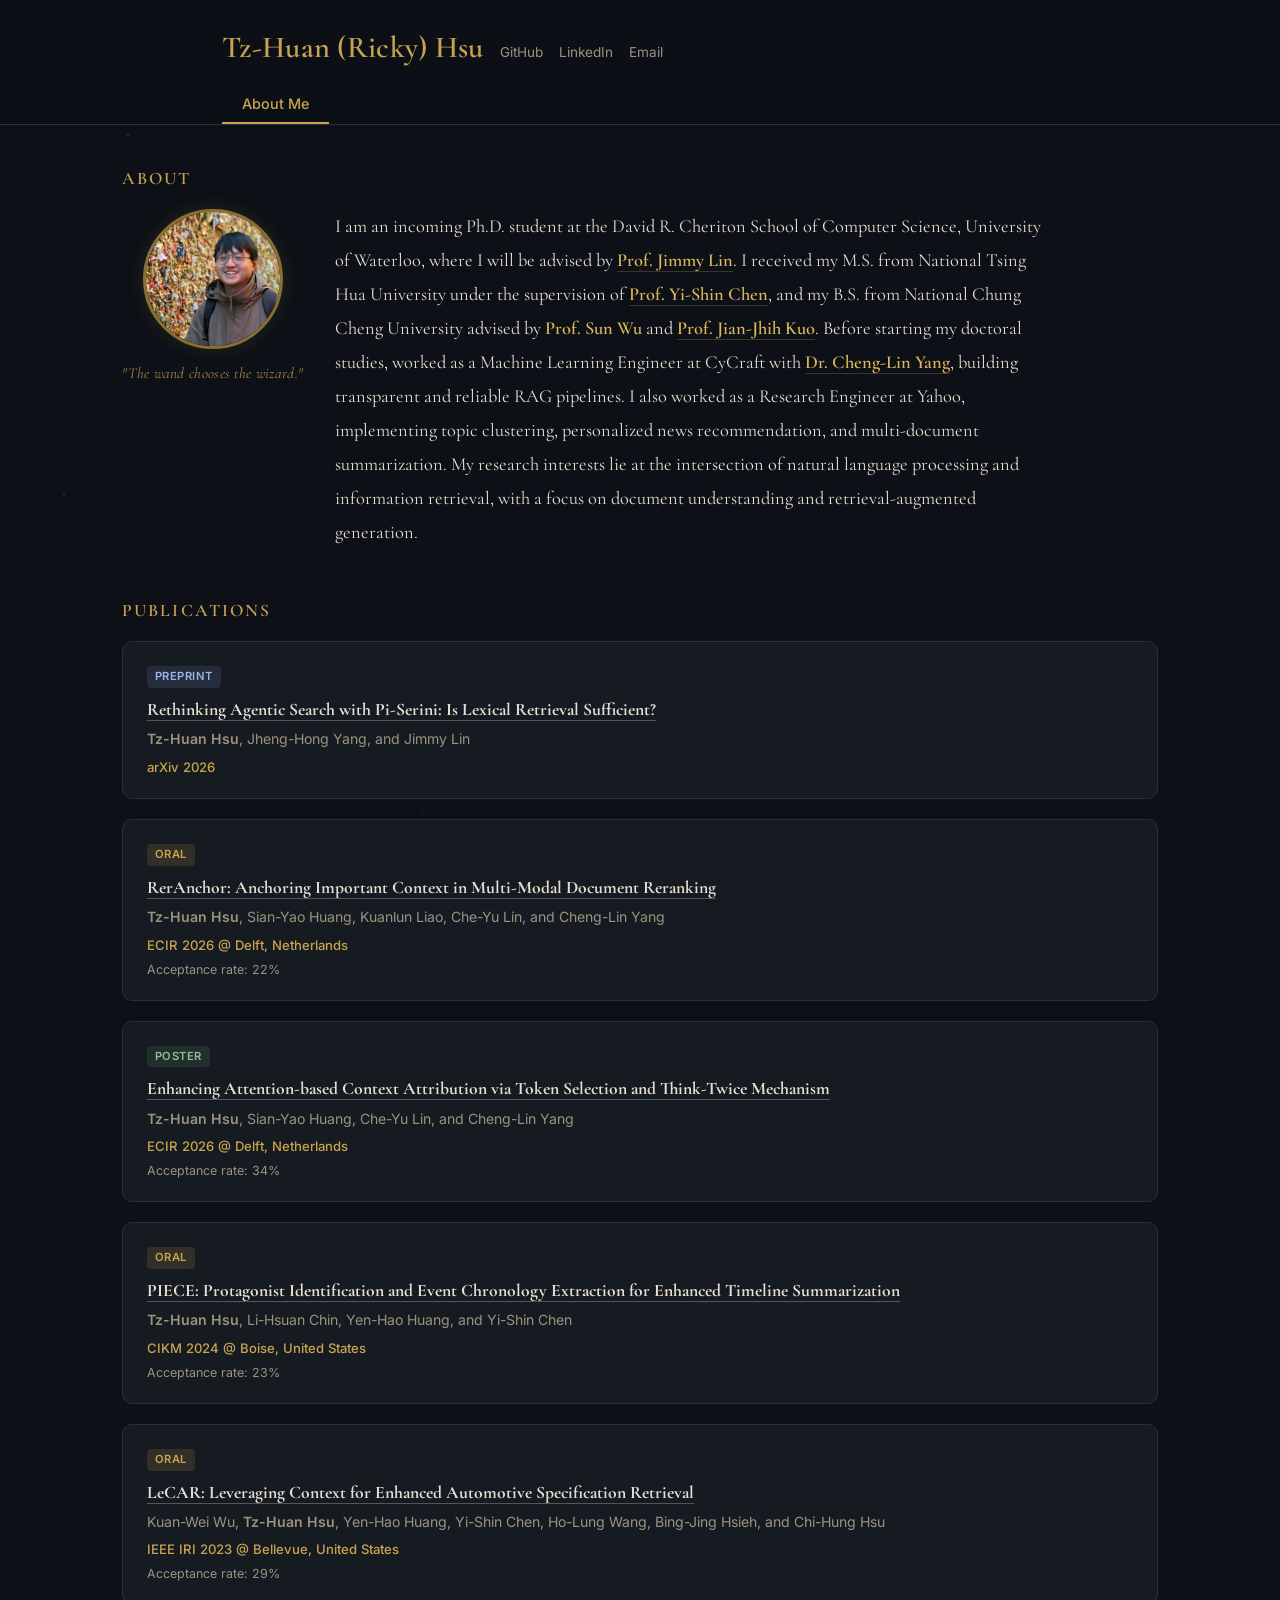
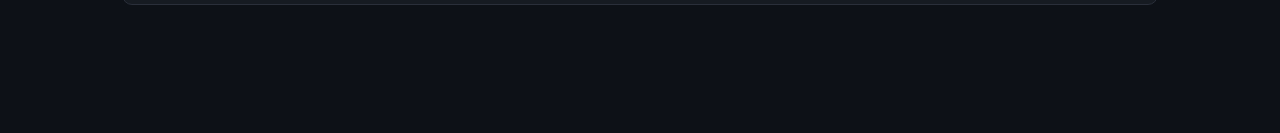
<file: index.html>
<!DOCTYPE html>
<html lang="en">
<head>
    <meta charset="UTF-8">
    <meta name="viewport" content="width=device-width, initial-scale=1.0">
    <title>Tz-Huan (Ricky) Hsu</title>
    <style>
        @import url('https://fonts.googleapis.com/css2?family=Cormorant+Garamond:ital,wght@0,400;0,500;0,600;0,700;1,400&family=Inter:wght@300;400;500;600;700&display=swap');

        :root {
            --bg: #0d1117;
            --bg-deep: #080c12;
            --surface: #161b22;
            --surface-raised: #1c2330;
            --text: #e6dfd0;
            --text-secondary: #9b927f;
            --accent: #c8a44e;
            --accent-glow: #dbb85a;
            --accent-dim: #8a7030;
            --border: #2a2f3a;
            --border-glow: rgba(200,164,78,0.15);
        }

        * { margin: 0; padding: 0; box-sizing: border-box; }

        body {
            font-family: 'Inter', -apple-system, BlinkMacSystemFont, sans-serif;
            background: var(--bg);
            color: var(--text);
            line-height: 1.6;
            min-height: 100vh;
            position: relative;
        }

        /* Subtle star field */
        body::before {
            content: '';
            position: fixed;
            top: 0; left: 0; right: 0; bottom: 0;
            background:
                radial-gradient(1px 1px at 10% 15%, rgba(255,255,255,0.4), transparent),
                radial-gradient(1px 1px at 25% 45%, rgba(255,255,255,0.25), transparent),
                radial-gradient(1px 1px at 40% 10%, rgba(255,255,255,0.3), transparent),
                radial-gradient(1px 1px at 55% 70%, rgba(255,255,255,0.2), transparent),
                radial-gradient(1px 1px at 70% 25%, rgba(255,255,255,0.35), transparent),
                radial-gradient(1px 1px at 85% 55%, rgba(255,255,255,0.2), transparent),
                radial-gradient(1px 1px at 15% 80%, rgba(255,255,255,0.3), transparent),
                radial-gradient(1px 1px at 90% 85%, rgba(255,255,255,0.25), transparent),
                radial-gradient(1.5px 1.5px at 50% 30%, rgba(200,164,78,0.3), transparent),
                radial-gradient(1.5px 1.5px at 75% 60%, rgba(200,164,78,0.2), transparent),
                radial-gradient(1px 1px at 33% 90%, rgba(255,255,255,0.2), transparent),
                radial-gradient(1px 1px at 60% 50%, rgba(255,255,255,0.15), transparent),
                radial-gradient(1px 1px at 5% 55%, rgba(255,255,255,0.3), transparent),
                radial-gradient(1px 1px at 95% 15%, rgba(255,255,255,0.2), transparent);
            pointer-events: none;
            z-index: 0;
        }

        body > * { position: relative; z-index: 1; }

        /* Header */
        header {
            background: rgba(13,17,23,0.92);
            backdrop-filter: blur(12px);
            border-bottom: 1px solid var(--border);
            position: sticky;
            top: 0;
            z-index: 100;
        }

        .header-inner {
            max-width: 900px;
            margin: 0 auto;
            padding: 24px 32px 0;
        }

        .identity {
            display: flex;
            align-items: baseline;
            gap: 16px;
            margin-bottom: 8px;
        }

        .identity h1 {
            font-family: 'Cormorant Garamond', Georgia, serif;
            font-size: 1.9rem;
            font-weight: 600;
            letter-spacing: 0.01em;
            color: var(--accent);
        }

        .identity .links {
            display: flex;
            gap: 16px;
            font-size: 0.85rem;
        }

        .identity .links a {
            color: var(--text-secondary);
            text-decoration: none;
            transition: color 0.3s;
        }

        .identity .links a:hover { color: var(--accent); }

        /* Tabs */
        nav {
            display: flex;
            gap: 0;
            margin-top: 12px;
        }

        nav button {
            font-family: 'Inter', sans-serif;
            font-size: 0.9rem;
            font-weight: 500;
            padding: 10px 20px;
            background: none;
            border: none;
            color: var(--text-secondary);
            cursor: pointer;
            border-bottom: 2px solid transparent;
            transition: all 0.3s;
        }

        nav button:hover { color: var(--text); }

        nav button.active {
            color: var(--accent);
            border-bottom-color: var(--accent);
        }

        /* Main content */
        main {
            max-width: 1100px;
            margin: 0 auto;
            padding: 40px 32px 80px;
        }

        .tab-content { display: none; }
        .tab-content.active {
            display: block;
            animation: fadeIn 0.4s ease;
        }

        @keyframes fadeIn {
            from { opacity: 0; transform: translateY(8px); }
            to { opacity: 1; transform: translateY(0); }
        }

        /* About section */
        .section {
            margin-bottom: 48px;
        }

        .section-label {
            font-family: 'Cormorant Garamond', Georgia, serif;
            font-size: 1.1rem;
            font-weight: 600;
            text-transform: uppercase;
            letter-spacing: 0.12em;
            color: var(--accent);
            margin-bottom: 16px;
        }

        /* Profile + bio layout */
        .about-intro {
            display: flex;
            gap: 32px;
            align-items: flex-start;
        }

        .profile-column {
            display: flex;
            flex-direction: column;
            align-items: center;
            gap: 14px;
            flex-shrink: 0;
        }

        .profile-photo {
            width: 140px;
            height: 140px;
            border-radius: 50%;
            object-fit: cover;
            border: 3px solid var(--accent-dim);
            box-shadow: 0 0 20px rgba(200,164,78,0.12);
        }

        .profile-slogan {
            font-family: 'Cormorant Garamond', Georgia, serif;
            font-size: 0.95rem;
            font-style: italic;
            color: var(--accent);
            text-align: center;
            line-height: 1.4;
            letter-spacing: 0.02em;
            opacity: 0.8;
            white-space: nowrap;
        }

        .bio {
            font-family: 'Cormorant Garamond', Georgia, serif;
            font-size: 1.15rem;
            line-height: 1.85;
            color: var(--text);
            max-width: 720px;
        }

        .bio strong {
            color: var(--accent-glow);
            font-weight: 600;
        }

        .bio a {
            color: inherit;
            text-decoration: none;
            border-bottom: 1px solid rgba(200,164,78,0.25);
            transition: border-color 0.3s, color 0.3s;
        }

        .bio a:hover {
            color: var(--accent);
            border-bottom-color: var(--accent);
        }

        /* Research interests */
        .interest-list {
            list-style: none;
            display: flex;
            flex-direction: column;
            gap: 18px;
            max-width: 720px;
        }

        .interest-item {
            display: flex;
            gap: 16px;
            align-items: flex-start;
        }

        .interest-item::before {
            content: '';
            flex-shrink: 0;
            width: 7px;
            height: 7px;
            margin-top: 11px;
            border-radius: 50%;
            background: var(--accent);
            box-shadow: 0 0 8px rgba(200,164,78,0.45);
        }

        .interest-item h3 {
            font-family: 'Cormorant Garamond', Georgia, serif;
            font-size: 1.2rem;
            font-weight: 600;
            color: var(--accent);
            margin-bottom: 2px;
            letter-spacing: 0.01em;
        }

        .interest-item p {
            color: var(--text);
            font-size: 0.95rem;
            line-height: 1.6;
        }

        /* Publications */
        .pub-list {
            list-style: none;
            display: flex;
            flex-direction: column;
            gap: 20px;
        }

        .pub-item {
            padding: 20px 24px;
            background: var(--surface);
            border: 1px solid var(--border);
            border-radius: 10px;
            transition: all 0.3s;
        }

        .pub-item:hover {
            border-color: var(--border-glow);
            box-shadow: 0 2px 16px rgba(200,164,78,0.06);
        }

        .pub-badge {
            display: inline-block;
            font-size: 0.7rem;
            font-weight: 600;
            text-transform: uppercase;
            letter-spacing: 0.04em;
            padding: 2px 8px;
            border-radius: 4px;
            margin-bottom: 8px;
        }

        .pub-badge.long {
            background: rgba(200,164,78,0.15);
            color: var(--accent);
        }

        .pub-badge.short {
            background: rgba(110,160,120,0.15);
            color: #8dbf8f;
        }

        .pub-badge.preprint {
            background: rgba(120,150,210,0.15);
            color: #9ab4e8;
        }

        .pub-title {
            font-family: 'Cormorant Garamond', Georgia, serif;
            font-weight: 700;
            font-size: 1.1rem;
            margin-bottom: 4px;
            color: var(--text);
        }

        .pub-title a {
            color: var(--text);
            text-decoration: none;
            border-bottom: 1px solid rgba(230,223,208,0.3);
            transition: border-color 0.3s;
        }

        .pub-title a:hover {
            border-bottom-color: var(--accent);
        }

        .pub-authors {
            font-size: 0.88rem;
            color: var(--text-secondary);
            margin-bottom: 6px;
        }

        .pub-authors .me {
            font-weight: 600;
            color: var(--text-secondary);
        }

        .pub-venue {
            font-size: 0.82rem;
            color: var(--accent);
            font-weight: 500;
        }

        .pub-acceptance {
            font-size: 0.78rem;
            color: var(--text-secondary);
            margin-top: 4px;
        }

        /* Placeholder pages */
        .placeholder {
            display: flex;
            flex-direction: column;
            align-items: center;
            justify-content: center;
            padding: 100px 20px;
            text-align: center;
        }

        .placeholder-icon {
            font-size: 3rem;
            margin-bottom: 16px;
            opacity: 0.3;
        }

        .placeholder h2 {
            font-family: 'Cormorant Garamond', Georgia, serif;
            font-size: 1.5rem;
            font-weight: 600;
            margin-bottom: 8px;
            color: var(--text);
        }

        .placeholder p {
            color: var(--text-secondary);
            font-size: 0.95rem;
        }

        /* Responsive */
        @media (max-width: 640px) {
            .header-inner { padding: 16px 16px 0; }
            main { padding: 24px 16px 60px; }
            .identity { flex-direction: column; gap: 8px; }
            .identity h1 { font-size: 1.5rem; }
            nav button { padding: 8px 14px; font-size: 0.82rem; }
            .about-intro { flex-direction: column; align-items: center; text-align: center; }
            .profile-photo { width: 120px; height: 120px; }
        }
    </style>
</head>
<body>

<header>
    <div class="header-inner">
        <div class="identity">
            <h1>Tz-Huan (Ricky) Hsu</h1>
            <div class="links">
                <a href="https://github.com/ricky42613" target="_blank">GitHub</a>
                <a href="https://www.linkedin.com/in/tz-huan-hsu-ab3356186/" target="_blank">LinkedIn</a>
                <a href="mailto:ricky42613@gmail.com">Email</a>
            </div>
        </div>
        <nav>
            <button class="active" data-tab="about">About Me</button>
            <!-- <button data-tab="seen">Things I've Seen</button>
            <button data-tab="share">Things to Share</button> -->
        </nav>
    </div>
</header>

<main>
    <!-- About Me -->
    <div id="about" class="tab-content active">
        <div class="section">
            <div class="section-label">About</div>
            <div class="about-intro">
                <div class="profile-column">
                    <img src="profile.jpg" alt="Ricky Hsu" class="profile-photo">
                    <p class="profile-slogan">"The wand chooses the wizard."</p>
                </div>
                <p class="bio">
                    I am an incoming Ph.D. student at the
                    David R. Cheriton School of Computer Science, University of Waterloo,
                    where I will be advised by <strong><a href="https://cs.uwaterloo.ca/~jimmylin/" target="_blank">Prof. Jimmy Lin</a></strong>.
                    I received my M.S. from National Tsing Hua University under the supervision of <strong><a href="https://www.cs.nthu.edu.tw/~yishin/" target="_blank">Prof. Yi-Shin Chen</a></strong>,
                    and my B.S. from National Chung Cheng University advised by <strong>Prof. Sun Wu</strong> and <strong><a href="https://sites.google.com/view/lajacky/personnel-training" target="_blank">Prof. Jian-Jhih Kuo</a></strong>.
                    Before starting my doctoral studies, worked as a Machine Learning Engineer at CyCraft with <strong><a href="https://scholar.google.com/citations?user=4r6bWgIAAAAJ" target="_blank">Dr. Cheng-Lin Yang</a></strong>, building transparent and reliable RAG pipelines.
                    I also worked as a Research Engineer at Yahoo, implementing topic clustering, personalized news recommendation, and multi-document summarization.
                    My research interests lie at the intersection of
                    natural language processing and information retrieval, with a focus on
                    document understanding and retrieval-augmented generation.
                </p>
            </div>
        </div>

        <div class="section">
            <div class="section-label">Publications</div>
            <ul class="pub-list">
                <li class="pub-item">
                    <span class="pub-badge preprint">Preprint</span>
                    <div class="pub-title"><a href="https://arxiv.org/abs/2605.10848" target="_blank">Rethinking Agentic Search with Pi-Serini: Is Lexical Retrieval Sufficient?</a></div>
                    <div class="pub-authors"><span class="me">Tz-Huan Hsu</span>, Jheng-Hong Yang, and Jimmy Lin</div>
                    <div class="pub-venue">arXiv 2026</div>
                </li>
                <li class="pub-item">
                    <span class="pub-badge long">Oral</span>
                    <div class="pub-title"><a href="https://dl.acm.org/doi/10.1007/978-3-032-21289-4_10" target="_blank">RerAnchor: Anchoring Important Context in Multi-Modal Document Reranking</a></div>
                    <div class="pub-authors"><span class="me">Tz-Huan Hsu</span>, Sian-Yao Huang, Kuanlun Liao, Che-Yu Lin, and Cheng-Lin Yang</div>
                    <div class="pub-venue">ECIR 2026 @ Delft, Netherlands</div>
                    <div class="pub-acceptance">Acceptance rate: 22%</div>
                </li>
                <li class="pub-item">
                    <span class="pub-badge short">Poster</span>
                    <div class="pub-title"><a href="https://dl.acm.org/doi/10.1007/978-3-032-21300-6_40" target="_blank">Enhancing Attention-based Context Attribution via Token Selection and Think-Twice Mechanism</a></div>
                    <div class="pub-authors"><span class="me">Tz-Huan Hsu</span>, Sian-Yao Huang, Che-Yu Lin, and Cheng-Lin Yang</div>
                    <div class="pub-venue">ECIR 2026 @ Delft, Netherlands</div>
                    <div class="pub-acceptance">Acceptance rate: 34%</div>
                </li>
                <li class="pub-item">
                    <span class="pub-badge long">Oral</span>
                    <div class="pub-title"><a href="https://dl.acm.org/doi/10.1145/3627673.3679723" target="_blank">PIECE: Protagonist Identification and Event Chronology Extraction for Enhanced Timeline Summarization</a></div>
                    <div class="pub-authors"><span class="me">Tz-Huan Hsu</span>, Li-Hsuan Chin, Yen-Hao Huang, and Yi-Shin Chen</div>
                    <div class="pub-venue">CIKM 2024 @ Boise, United States</div>
                    <div class="pub-acceptance">Acceptance rate: 23%</div>
                </li>
                <li class="pub-item">
                    <span class="pub-badge long">Oral</span>
                    <div class="pub-title"><a href="https://ieeexplore.ieee.org/document/10229400" target="_blank">LeCAR: Leveraging Context for Enhanced Automotive Specification Retrieval</a></div>
                    <div class="pub-authors">Kuan-Wei Wu, <span class="me">Tz-Huan Hsu</span>, Yen-Hao Huang, Yi-Shin Chen, Ho-Lung Wang, Bing-Jing Hsieh, and Chi-Hung Hsu</div>
                    <div class="pub-venue">IEEE IRI 2023 @ Bellevue, United States</div>
                    <div class="pub-acceptance">Acceptance rate: 29%</div>
                </li>
            </ul>
        </div>
    </div>

    <!-- Things I've Seen -->
    <!-- <div id="seen" class="tab-content">
        <div class="placeholder">
            <div class="placeholder-icon">&#x1F30F;</div>
            <h2>Things I've Seen</h2>
            <p>Stories and snapshots from the journey — coming soon.</p>
        </div>
    </div> -->

    <!-- Things to Share -->
    <!-- <div id="share" class="tab-content">
        <div class="placeholder">
            <div class="placeholder-icon">&#x1F4A1;</div>
            <h2>Things to Share</h2>
            <p>Notes, thoughts, and resources — coming soon.</p>
        </div>
    </div> -->
</main>

<script>
// ─── Tab Switching ──────────────────────────────────────────────
document.querySelectorAll('nav button').forEach(btn => {
    btn.addEventListener('click', () => {
        document.querySelectorAll('nav button').forEach(b => b.classList.remove('active'));
        document.querySelectorAll('.tab-content').forEach(t => t.classList.remove('active'));
        btn.classList.add('active');
        document.getElementById(btn.dataset.tab).classList.add('active');
    });
});
</script>

</body>
</html>
</file>
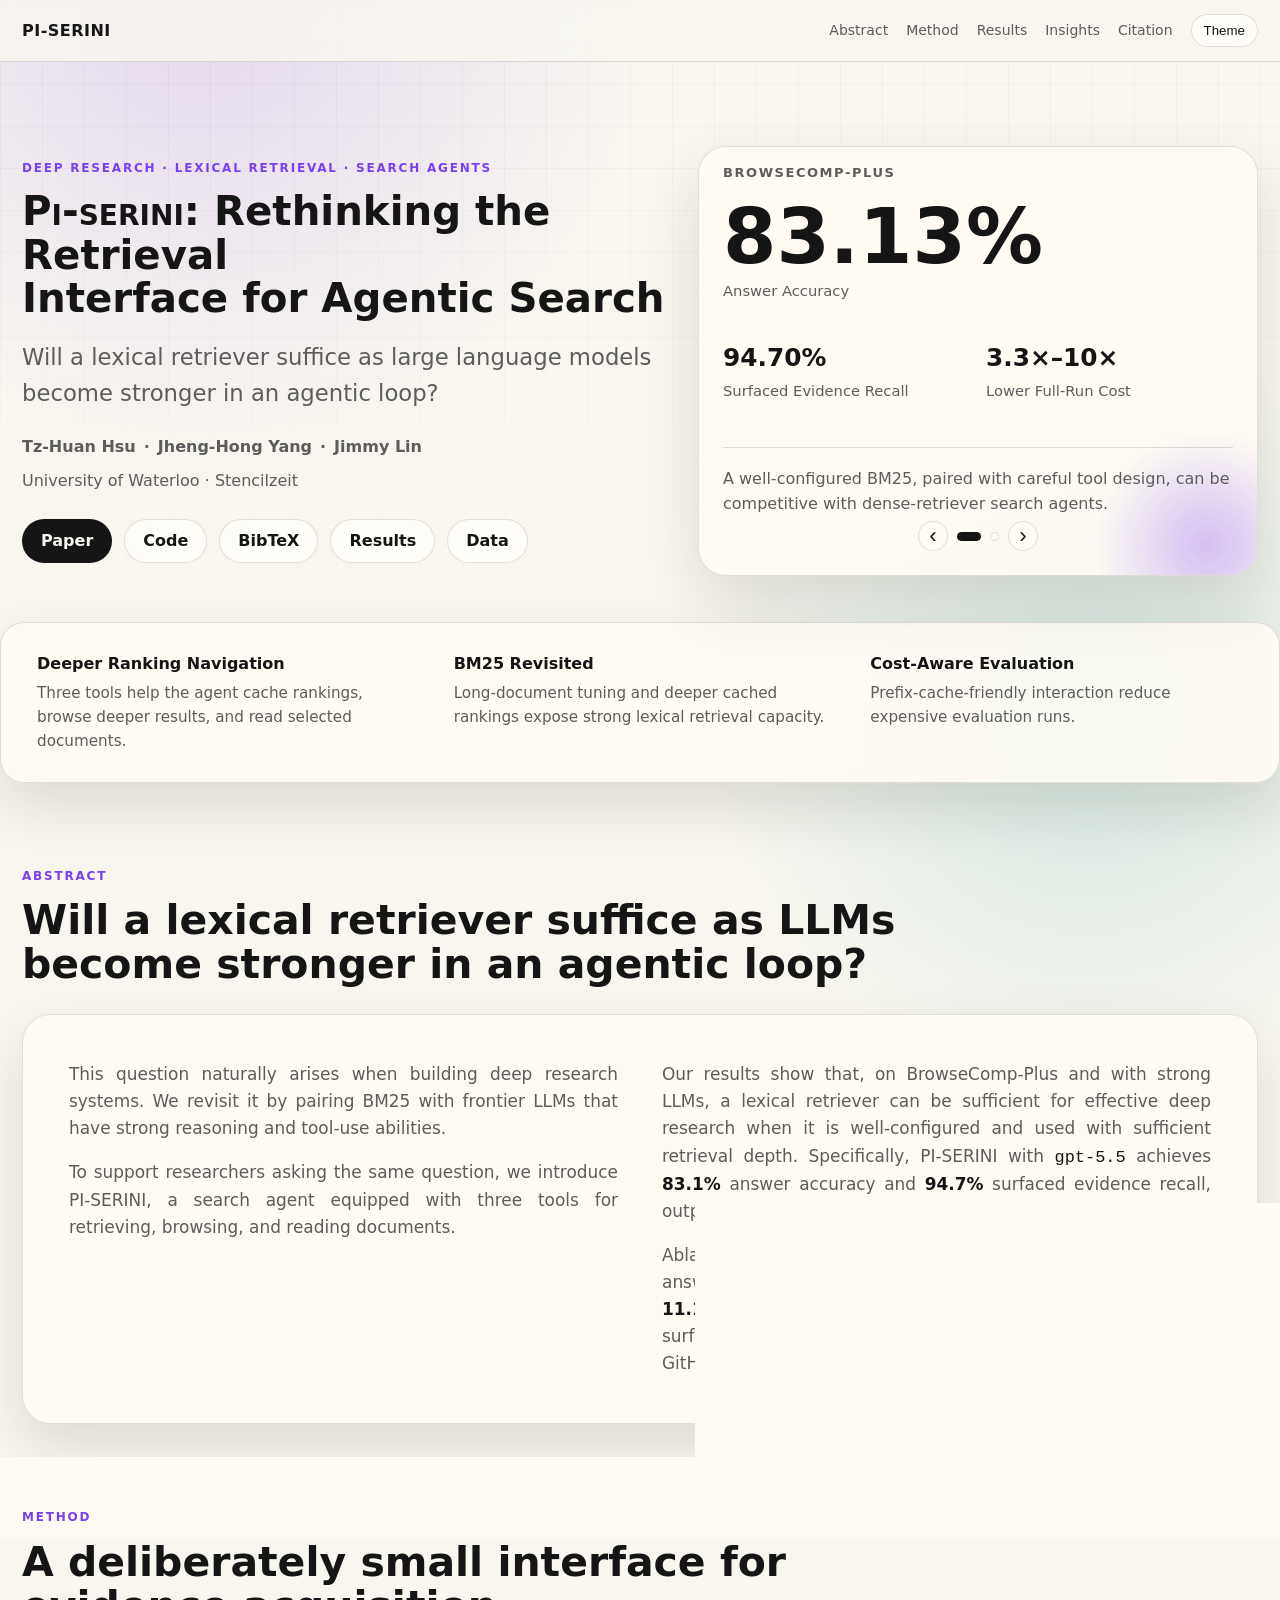
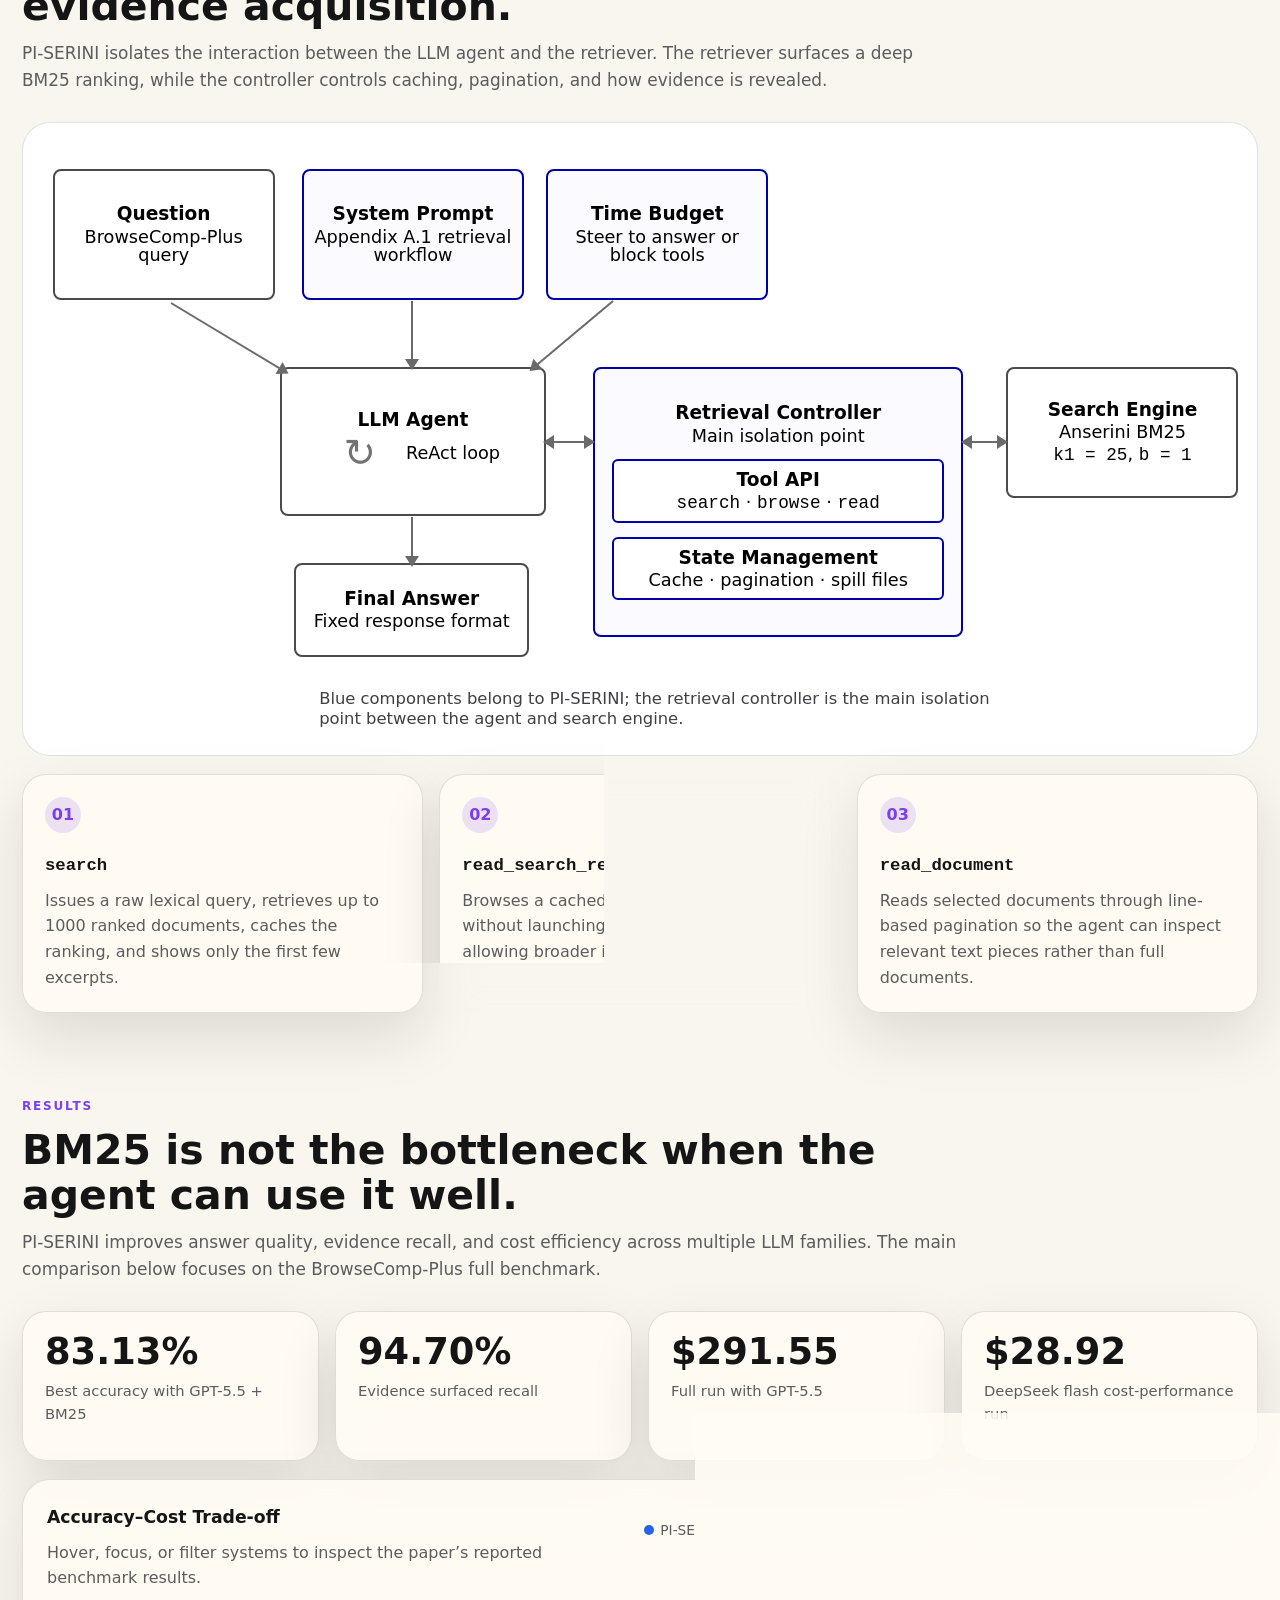
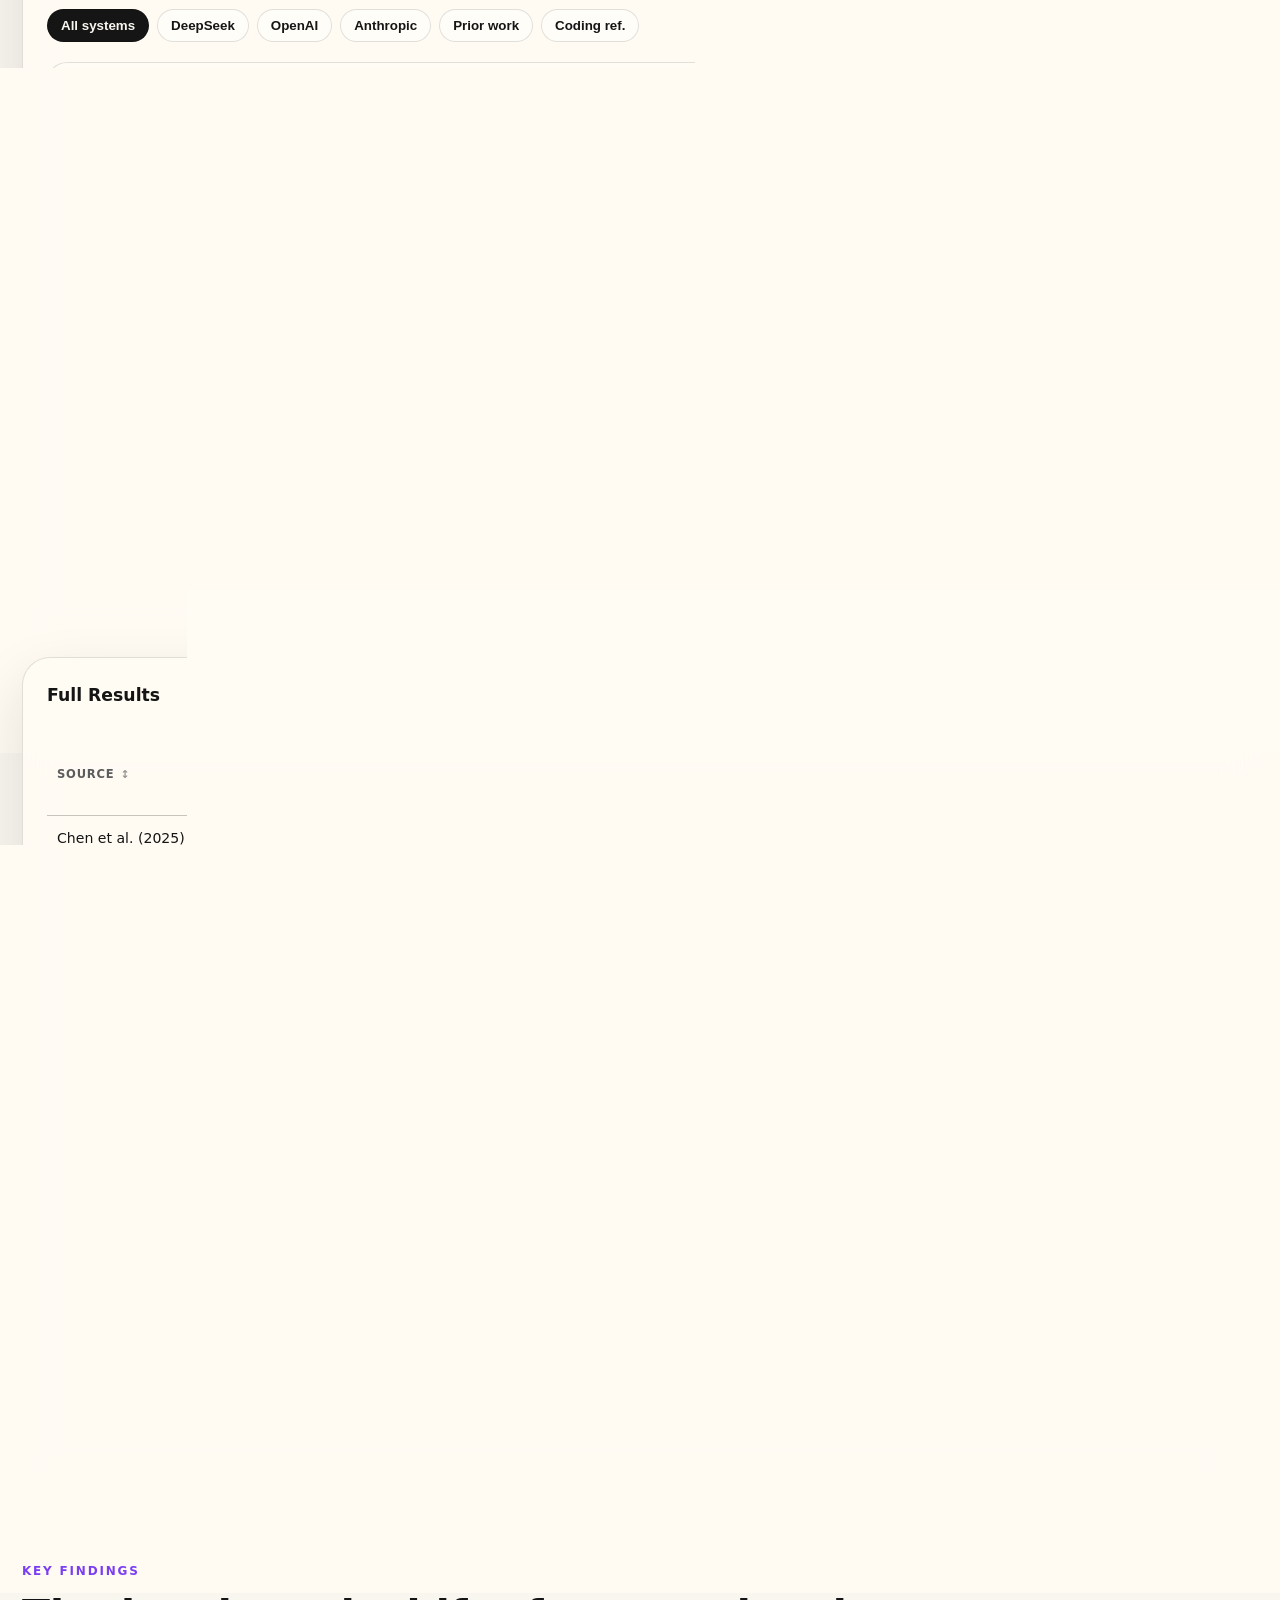
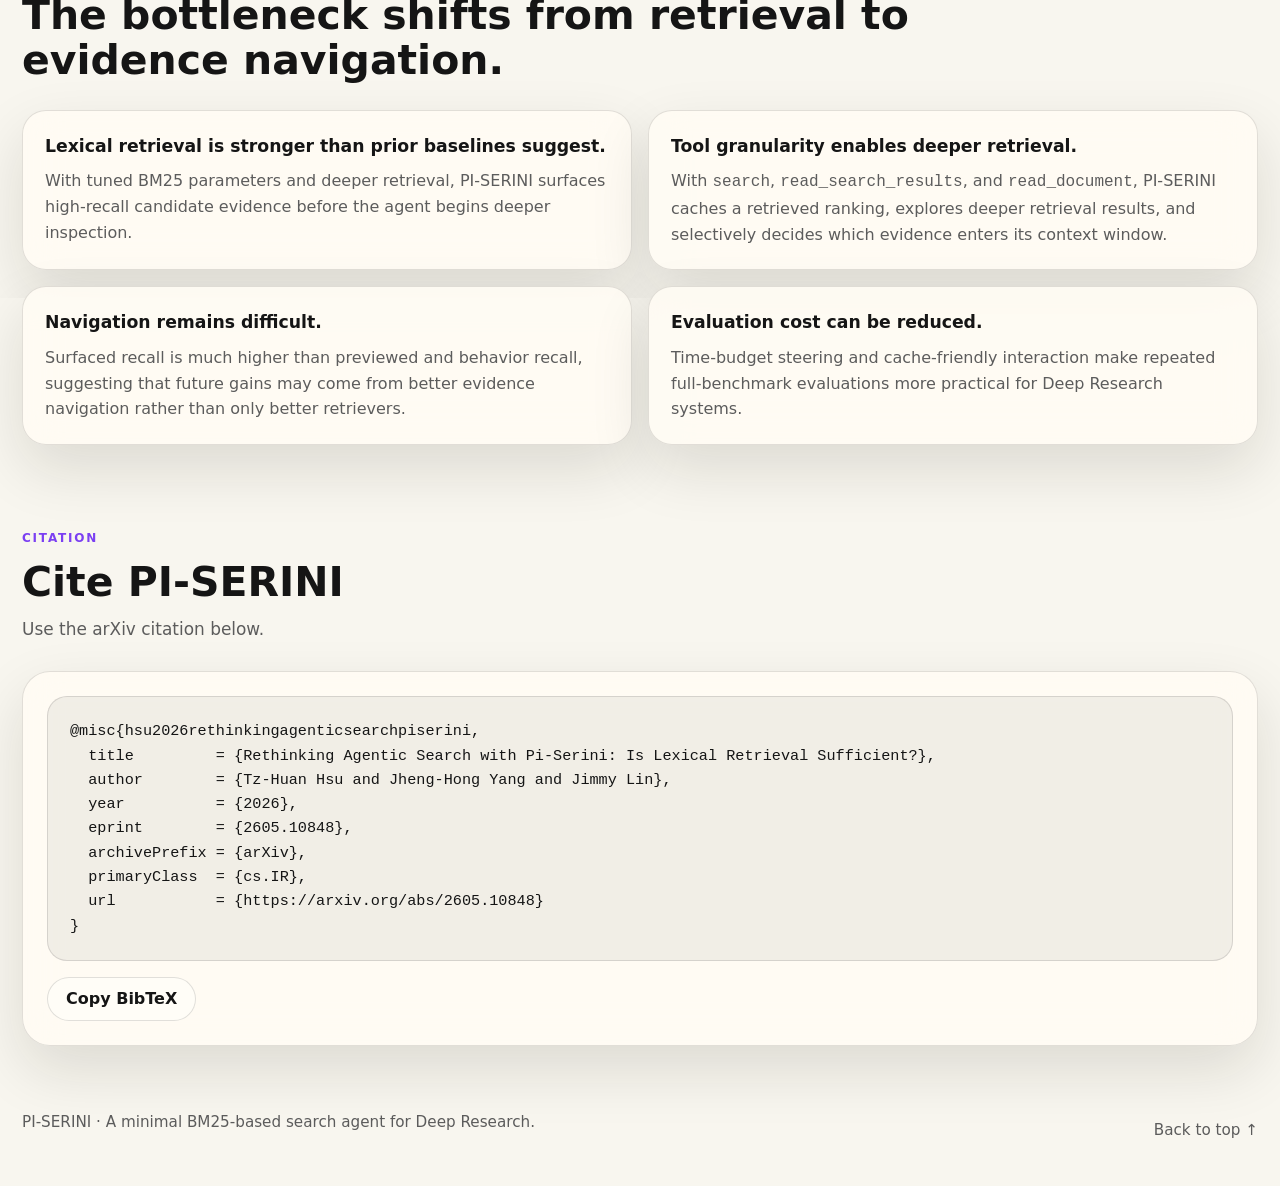
<file: piserini.html>
<!DOCTYPE html>
<html lang="en">
<head>
  <meta charset="UTF-8" />
  <meta name="viewport" content="width=device-width, initial-scale=1.0" />
  <meta name="description" content="PI-SERINI pairs BM25 with frontier LLMs to test whether lexical retrieval suffices for deep research in an agentic loop." />
  <meta property="og:title" content="PI-SERINI: Rethinking the Retrieval Interface for Agentic Search" />
  <meta property="og:description" content="PI-SERINI shows that a well-configured lexical retriever can be sufficient for effective deep research with strong LLMs." />
  <meta property="og:type" content="website" />
  <title>PI-SERINI: Rethinking the Retrieval Interface for Agentic Search</title>
  <link rel="stylesheet" href="piserini/styles.css" />
</head>
<body>
  <header class="site-header" id="top">
    <nav class="nav" aria-label="Main navigation">
      <a class="brand" href="#top" aria-label="PI-SERINI home">
        <span>PI-SERINI</span>
      </a>
      <button class="nav-toggle" aria-expanded="false" aria-controls="nav-links">Menu</button>
      <div class="nav-links" id="nav-links">
        <a href="#abstract">Abstract</a>
        <a href="#method">Method</a>
        <a href="#results">Results</a>
        <a href="#insights">Insights</a>
        <a href="#citation">Citation</a>
        <button class="theme-toggle" type="button" aria-label="Toggle color theme">Theme</button>
      </div>
    </nav>
  </header>

  <main>
    <section class="hero section-grid">
      <div class="hero-copy reveal">
        <p class="eyebrow">Deep Research · Lexical Retrieval · Search Agents</p>
        <h1 class="hero-title"><span class="title-brand">Pi-serini</span>: Rethinking the Retrieval<br>Interface for Agentic Search</h1>
        <p class="subtitle">
          Will a lexical retriever suffice as large language models become stronger in an agentic loop?
        </p>
        <p class="authors">
          <a href="#" aria-label="Tz-Huan Hsu profile">Tz-Huan Hsu</a>
          <span>·</span>
          <a href="#" aria-label="Jheng-Hong Yang profile">Jheng-Hong Yang</a>
          <span>·</span>
          <a href="#" aria-label="Jimmy Lin profile">Jimmy Lin</a>
        </p>
        <p class="affiliations">University of Waterloo · Stencilzeit</p>
        <div class="button-row" aria-label="Project links">
          <a class="button primary" href="https://arxiv.org/abs/2605.10848">Paper</a>
          <a class="button" href="https://github.com/justram/pi-serini">Code</a>
          <a class="button" href="#citation">BibTeX</a>
          <a class="button" href="#results">Results</a>
          <div class="data-menu">
            <button class="button" type="button" data-data-menu-trigger aria-expanded="false" aria-controls="data-menu-panel">Data</button>
            <div class="data-menu-panel" id="data-menu-panel" data-data-menu-panel>
              <a href="https://huggingface.co/datasets/ricky42613/piserini_bcp_deepseekv4_flash">PiSerini w/ DeepSeek V4 Flash</a>
              <a href="https://huggingface.co/datasets/ricky42613/piserini_bcp_deepseekv4_pro">PiSerini w/ DeepSeek V4 Pro</a>
              <a href="https://huggingface.co/datasets/ricky42613/piserini_bcp_gpt5">PiSerini w/ GPT-5</a>
              <a href="https://huggingface.co/datasets/ricky42613/piserini_bcp_gpt52">PiSerini w/ GPT-5.2</a>
              <a href="https://huggingface.co/datasets/ricky42613/piserini_bcp_gpt54">PiSerini w/ GPT-5.4</a>
              <a href="https://huggingface.co/datasets/ricky42613/piserini_bcp_gpt55">PiSerini w/ GPT-5.5</a>
              <a href="https://huggingface.co/datasets/ricky42613/piserini_bcp_opus47">PiSerini w/ Claude Opus 4.7</a>
              <a href="https://huggingface.co/datasets/ricky42613/piserini_bcp_haiku">PiSerini w/ Claude 3.5 Haiku</a>
            </div>
          </div>
        </div>
      </div>
      <aside class="hero-panel reveal" aria-label="Main result summary">
        <div class="hero-slideshow" data-hero-slideshow>
          <div class="hero-slide active" data-hero-slide="0">
            <div class="panel-header">
              <span>BrowseComp-Plus</span>
            </div>
            <div class="big-metric">
              <span class="value">83.13%</span>
              <span class="label">Answer Accuracy</span>
            </div>
            <div class="metric-grid compact">
              <div>
                <span class="value small">94.70%</span>
                <span class="label">Surfaced Evidence Recall</span>
              </div>
              <div>
                <span class="value small">3.3×–10×</span>
                <span class="label">Lower Full-Run Cost</span>
              </div>
            </div>
            <div class="mini-claim">
              A well-configured BM25, paired with careful tool design, can be competitive with dense-retriever search agents.
            </div>
          </div>
          <div class="hero-slide" data-hero-slide="1" aria-hidden="true">
            <div class="panel-header">
              <span>GPT-5 + BM25 comparison</span>
            </div>
            <div class="comparison-figure" aria-label="PI-SERINI and Chen et al. comparison under GPT-5 with BM25">
              <div class="compare-summary">
                <strong>Same model, same retriever</strong>
                <span>PI-SERINI saves $305.44 over Chen et al. on BrowseComp-Plus</span>
              </div>
              <div class="compare-columns">
                <div class="compare-system ours">
                  <span class="system-name">PI-SERINI</span>
                  <strong>74.58%</strong>
                  <span>Accuracy</span>
                </div>
                <div class="compare-system baseline">
                  <span class="system-name">Chen et al.</span>
                  <strong>58.31%</strong>
                  <span>Accuracy</span>
                </div>
              </div>
              <div class="compare-bars">
                <div class="compare-row">
                  <span>Answer accuracy</span>
                  <div class="bar-pair" aria-hidden="true">
                    <i class="ours" style="--bar:74.58%"></i>
                    <i class="baseline" style="--bar:58.31%"></i>
                  </div>
                  <strong>+16.27</strong>
                </div>
                <div class="compare-row cost-row">
                  <span>Full-run cost</span>
                  <div class="bar-pair" aria-hidden="true">
                    <i class="ours" style="--bar:23.71%"></i>
                    <i class="baseline" style="--bar:100%"></i>
                  </div>
                  <strong>$94.92 (-$305.44)<br>$400.36</strong>
                </div>
                <div class="compare-row">
                  <span>Surfaced evidence</span>
                  <div class="bar-pair" aria-hidden="true">
                    <i class="ours" style="--bar:62.66%"></i>
                    <i class="baseline" style="--bar:61.70%"></i>
                  </div>
                  <strong>+0.96</strong>
                </div>
              </div>
            </div>
          </div>
          <div class="slide-controls" aria-label="Hero slide controls">
            <button class="slide-arrow" type="button" data-hero-slide-step="-1" aria-label="Previous slide">‹</button>
            <button class="slide-dot active" type="button" data-hero-slide-target="0" aria-label="Show main result" aria-pressed="true"></button>
            <button class="slide-dot" type="button" data-hero-slide-target="1" aria-label="Show GPT-5 comparison" aria-pressed="false"></button>
            <button class="slide-arrow" type="button" data-hero-slide-step="1" aria-label="Next slide">›</button>
          </div>
        </div>
      </aside>
    </section>

    <section class="strip reveal" aria-label="Key contributions">
      <div class="strip-item">
        <strong>Deeper Ranking Navigation</strong>
        <span>Three tools help the agent cache rankings, browse deeper results, and read selected documents.</span>
      </div>
      <div class="strip-item">
        <strong>BM25 Revisited</strong>
        <span>Long-document tuning and deeper cached rankings expose strong lexical retrieval capacity.</span>
      </div>
      <div class="strip-item">
        <strong>Cost-Aware Evaluation</strong>
        <span>Prefix-cache-friendly interaction reduce expensive evaluation runs.</span>
      </div>
    </section>

    <section class="content-section" id="abstract">
      <div class="section-heading reveal">
        <p class="eyebrow">Abstract</p>
        <h2>Will a lexical retriever suffice as LLMs become stronger in an agentic loop?</h2>
      </div>
      <div class="text-card reveal">
        <p>
          This question naturally arises when building deep research systems. We revisit it by pairing BM25 with frontier LLMs that have strong reasoning and tool-use abilities.
        </p>
        <p>
          To support researchers asking the same question, we introduce PI-SERINI, a search agent equipped with three tools for retrieving, browsing, and reading documents.
        </p>
        <p>
          Our results show that, on BrowseComp-Plus and with strong LLMs, a lexical retriever can be sufficient for effective deep research when it is well-configured and used with sufficient retrieval depth. Specifically, PI-SERINI with <code>gpt-5.5</code> achieves <strong>83.1%</strong> answer accuracy and <strong>94.7%</strong> surfaced evidence recall, outperforming released search agents that use dense retrievers.
        </p>
        <p>
          Ablations further show that a well-configured BM25 improves answer accuracy by <strong>18.0%</strong> and surfaced evidence recall by <strong>11.1%</strong>, while increasing retrieval depth further improves surfaced evidence recall by <strong>25.3%</strong>. Source code is available on <a href="https://github.com/justram/pi-serini">GitHub</a>.
        </p>
      </div>
    </section>

    <section class="content-section" id="method">
      <div class="section-heading reveal">
        <p class="eyebrow">Method</p>
        <h2>A deliberately small interface for evidence acquisition.</h2>
        <p>
          PI-SERINI isolates the interaction between the LLM agent and the retriever. The retriever surfaces a deep BM25 ranking, while the controller controls caching, pagination, and how evidence is revealed.
        </p>
      </div>
      <div class="pipeline system-arch reveal" aria-label="PI-SERINI system architecture diagram">
        <div class="arch-node question">
          <strong>Question</strong>
          <small>BrowseComp-Plus query</small>
        </div>
        <div class="arch-node prompt pi">
          <strong>System Prompt</strong>
          <small>Appendix A.1 retrieval workflow</small>
        </div>
        <div class="arch-node budget pi">
          <strong>Time Budget</strong>
          <small>Steer to answer or block tools</small>
        </div>
        <div class="arch-node agent">
          <strong>LLM Agent</strong>
          <small><span class="loop-glyph" aria-hidden="true">↻</span> ReAct loop</small>
        </div>
        <div class="arch-node answer">
          <strong>Final Answer</strong>
          <small>Fixed response format</small>
        </div>
        <div class="arch-controller pi">
          <strong>Retrieval Controller</strong>
          <small>Main isolation point</small>
          <div class="arch-subnode">
            <strong>Tool API</strong>
            <small><code>search</code> · <code>browse</code> · <code>read</code></small>
          </div>
          <div class="arch-subnode">
            <strong>State Management</strong>
            <small>Cache · pagination · spill files</small>
          </div>
        </div>
        <div class="arch-node search-engine">
          <strong>Search Engine</strong>
          <small>Anserini BM25</small>
          <small><code>k1 = 25</code>, <code>b = 1</code></small>
        </div>
        <p class="arch-caption">Blue components belong to PI-SERINI; the retrieval controller is the main isolation point between the agent and search engine.</p>
        <span class="arch-arrow question-agent" aria-hidden="true"></span>
        <span class="arch-arrow prompt-agent" aria-hidden="true"></span>
        <span class="arch-arrow budget-agent" aria-hidden="true"></span>
        <span class="arch-arrow agent-answer" aria-hidden="true"></span>
        <span class="arch-arrow bidir agent-controller" aria-hidden="true"></span>
        <span class="arch-arrow bidir controller-engine" aria-hidden="true"></span>
      </div>
      <div class="tool-grid reveal">
        <article class="tool-card">
          <span class="tool-number">01</span>
          <h3><code>search</code></h3>
          <p>Issues a raw lexical query, retrieves up to 1000 ranked documents, caches the ranking, and shows only the first few excerpts.</p>
        </article>
        <article class="tool-card">
          <span class="tool-number">02</span>
          <h3><code>read_search_results</code></h3>
          <p>Browses a cached ranking by rank offset without launching a new backend query, allowing broader inspection at low context cost.</p>
        </article>
        <article class="tool-card">
          <span class="tool-number">03</span>
          <h3><code>read_document</code></h3>
          <p>Reads selected documents through line-based pagination so the agent can inspect relevant text pieces rather than full documents.</p>
        </article>
      </div>
    </section>

    <section class="content-section results-section" id="results">
      <div class="section-heading reveal">
        <p class="eyebrow">Results</p>
        <h2>BM25 is not the bottleneck when the agent can use it well.</h2>
        <p>
          PI-SERINI improves answer quality, evidence recall, and cost efficiency across multiple LLM families. The main comparison below focuses on the BrowseComp-Plus full benchmark.
        </p>
      </div>

      <div class="metric-grid reveal">
        <div class="metric-card">
          <span class="value">83.13%</span>
          <span class="label">Best accuracy with GPT-5.5 + BM25</span>
        </div>
        <div class="metric-card">
          <span class="value">94.70%</span>
          <span class="label">Evidence surfaced recall</span>
        </div>
        <div class="metric-card">
          <span class="value">$291.55</span>
          <span class="label">Full run with GPT-5.5</span>
        </div>
        <div class="metric-card">
          <span class="value">$28.92</span>
          <span class="label">DeepSeek flash cost-performance run</span>
        </div>
      </div>

      <div class="figure-card reveal">
        <div class="figure-header">
          <div>
            <h3>Accuracy–Cost Trade-off</h3>
            <p>Hover, focus, or filter systems to inspect the paper’s reported benchmark results.</p>
          </div>
          <div class="legend" id="scatter-legend" aria-label="Scatter plot legend"></div>
        </div>
        <div class="chart-controls" aria-label="Chart controls">
          <button class="tab active" type="button" data-chart-filter="all">All systems</button>
          <button class="tab" type="button" data-chart-filter="PI-SERINI (DeepSeek)">DeepSeek</button>
          <button class="tab" type="button" data-chart-filter="PI-SERINI (OpenAI)">OpenAI</button>
          <button class="tab" type="button" data-chart-filter="PI-SERINI (Anthropic)">Anthropic</button>
          <button class="tab" type="button" data-chart-filter="Prior work">Prior work</button>
          <button class="tab" type="button" data-chart-filter="Coding agent reference">Coding ref.</button>
        </div>
        <div class="chart-wrap">
          <svg id="cost-accuracy-chart" role="img" aria-label="Accuracy versus cost chart"></svg>
          <div class="chart-tooltip" id="chart-tooltip" role="status" aria-live="polite"></div>
        </div>
        <div class="chart-readout" id="chart-readout">
          PI GPT-5.5
          <span>83.13% accuracy at $291.55 with BM25. Best accuracy in this comparison.</span>
        </div>
      </div>

      <div class="table-card reveal">
        <div class="table-toolbar">
          <h3>Full Results</h3>
          <div class="tabs" role="tablist" aria-label="Result table filter">
            <button class="tab active" type="button" data-filter="all">All</button>
            <button class="tab" type="button" data-filter="pi">PI-SERINI</button>
            <button class="tab" type="button" data-filter="baseline">Baselines</button>
          </div>
        </div>
        <div class="table-scroll">
          <table>
            <thead>
              <tr>
                <th rowspan="2" data-sort-index="0" aria-sort="none">Source</th>
                <th rowspan="2" data-sort-index="1" aria-sort="none">LLM</th>
                <th rowspan="2" data-sort-index="2" aria-sort="none">Retriever</th>
                <th colspan="3">Answer Quality</th>
                <th colspan="2">Surfaced Recall</th>
                <th colspan="2">Previewed Recall</th>
                <th colspan="2">Behavior Recall</th>
              </tr>
              <tr>
                <th data-sort-index="3" aria-sort="none">Acc.</th>
                <th data-sort-index="4" aria-sort="none">Calib.</th>
                <th data-sort-index="5" aria-sort="none">Cost</th>
                <th data-sort-index="6" aria-sort="none">Evi.</th>
                <th data-sort-index="7" aria-sort="none">Gold</th>
                <th data-sort-index="8" aria-sort="none">Evi.</th>
                <th data-sort-index="9" aria-sort="none">Gold</th>
                <th data-sort-index="10" aria-sort="none">Evi.</th>
                <th data-sort-index="11" aria-sort="none">Gold</th>
              </tr>
            </thead>
            <tbody id="results-table">
              <tr data-kind="baseline">
                <td>Chen et al. (2025)</td>
                <td>o3</td>
                <td>bm25</td>
                <td>50.84</td><td>39.09</td><td>$836.35</td>
                <td>56.64</td><td>61.69</td><td>-</td><td>-</td><td>-</td><td>-</td>
              </tr>
              <tr data-kind="baseline">
                <td>Chen et al. (2025)</td>
                <td>o3</td>
                <td>qwen3-embed-8b</td>
                <td>66.27</td><td>32.73</td><td>$740.79</td>
                <td>73.24</td><td>76.30</td><td>-</td><td>-</td><td>-</td><td>-</td>
              </tr>
              <tr data-kind="baseline">
                <td>Chen et al. (2025)</td>
                <td>gpt-5</td>
                <td>bm25</td>
                <td>58.31</td><td>13.53</td><td>$400.36</td>
                <td>61.70</td><td>66.49</td><td>-</td><td>-</td><td>-</td><td>-</td>
              </tr>
              <tr data-kind="baseline">
                <td>Chen et al. (2025)</td>
                <td>gpt-5</td>
                <td>qwen3-embed-8b</td>
                <td>73.01</td><td>9.72</td><td>$360.71</td>
                <td>78.98</td><td>81.34</td><td>-</td><td>-</td><td>-</td><td>-</td>
              </tr>
              <tr data-kind="baseline">
                <td>Meng et al. (2026)</td>
                <td>gpt-5.2</td>
                <td>qwen3-embed-8b</td>
                <td>45.10</td><td>-</td><td>$1k-$2k</td>
                <td>-</td><td>74.70</td><td>-</td><td>-</td><td>-</td><td>-</td>
              </tr>
              <tr data-kind="baseline">
                <td>Chen et al. (2026)</td>
                <td>Tongyi-DR</td>
                <td>AgentIR-4B</td>
                <td>68.07</td><td>-</td><td>-</td>
                <td>79.21</td><td>-</td><td>-</td><td>-</td><td>-</td><td>-</td>
              </tr>
              <tr data-kind="pi">
                <td>PI-SERINI</td>
                <td>claude-haiku-4.5</td>
                <td>bm25</td>
                <td>54.82</td><td>17.33</td><td>$193.50</td>
                <td>94.06</td><td>95.35</td><td>58.19</td><td>60.08</td><td>40.85</td><td>46.31</td>
              </tr>
              <tr data-kind="pi">
                <td>PI-SERINI</td>
                <td>claude-opus-4.7</td>
                <td>bm25</td>
                <td>69.76</td><td>10.17</td><td>$246.57</td>
                <td>81.19</td><td>86.78</td><td>43.27</td><td>52.46</td><td>30.44</td><td>43.04</td>
              </tr>
              <tr data-kind="pi">
                <td>PI-SERINI</td>
                <td>gpt-5</td>
                <td>bm25</td>
                <td>74.58</td><td>7.19</td><td>$94.92</td>
                <td>90.35</td><td>93.82</td><td>62.66</td><td>70.02</td><td>45.74</td><td>56.16</td>
              </tr>
              <tr data-kind="pi">
                <td>PI-SERINI</td>
                <td>gpt-5.2</td>
                <td>bm25</td>
                <td>70.48</td><td>6.24</td><td>$122.22</td>
                <td>89.89</td><td>92.83</td><td>60.54</td><td>67.26</td><td>44.84</td><td>54.48</td>
              </tr>
              <tr data-kind="pi">
                <td>PI-SERINI</td>
                <td>gpt-5.4</td>
                <td>bm25</td>
                <td>73.25</td><td>9.20</td><td>$175.46</td>
                <td>93.78</td><td>95.32</td><td>70.33</td><td>66.86</td><td>51.79</td><td>58.07</td>
              </tr>
              <tr data-kind="pi">
                <td>PI-SERINI</td>
                <td>gpt-5.5</td>
                <td>bm25</td>
                <td>83.13</td><td>15.73</td><td>$291.55</td>
                <td>94.70</td><td>94.43</td><td>73.55</td><td>72.87</td><td>58.87</td><td>56.12</td>
              </tr>
              <tr data-kind="pi">
                <td>PI-SERINI</td>
                <td>deepseek-v4-flash</td>
                <td>bm25</td>
                <td>68.07</td><td>15.52</td><td>$28.92</td>
                <td>94.48</td><td>95.74</td><td>67.87</td><td>69.92</td><td>55.17</td><td>60.56</td>
              </tr>
              <tr data-kind="pi">
                <td>PI-SERINI</td>
                <td>deepseek-v4-pro</td>
                <td>bm25</td>
                <td>71.43</td><td>6.95</td><td>$55.08</td>
                <td>91.32</td><td>92.46</td><td>59.85</td><td>62.97</td><td>45.41</td><td>50.56</td>
              </tr>
            </tbody>
          </table>
        </div>
      </div>
    </section>

    <section class="content-section" id="insights">
      <div class="section-heading reveal">
        <p class="eyebrow">Key Findings</p>
        <h2>The bottleneck shifts from retrieval to evidence navigation.</h2>
      </div>
      <div class="insight-grid reveal">
        <article class="insight-card">
          <h3>Lexical retrieval is stronger than prior baselines suggest.</h3>
          <p>With tuned BM25 parameters and deeper retrieval, PI-SERINI surfaces high-recall candidate evidence before the agent begins deeper inspection.</p>
        </article>
        <article class="insight-card">
          <h3>Tool granularity enables deeper retrieval.</h3>
          <p>With <code>search</code>, <code>read_search_results</code>, and <code>read_document</code>, PI-SERINI caches a retrieved ranking, explores deeper retrieval results, and selectively decides which evidence enters its context window.</p>
        </article>
        <article class="insight-card">
          <h3>Navigation remains difficult.</h3>
          <p>Surfaced recall is much higher than previewed and behavior recall, suggesting that future gains may come from better evidence navigation rather than only better retrievers.</p>
        </article>
        <article class="insight-card">
          <h3>Evaluation cost can be reduced.</h3>
          <p>Time-budget steering and cache-friendly interaction make repeated full-benchmark evaluations more practical for Deep Research systems.</p>
        </article>
      </div>
    </section>

    <section class="content-section" id="citation">
      <div class="section-heading reveal">
        <p class="eyebrow">Citation</p>
        <h2>Cite PI-SERINI</h2>
        <p>Use the arXiv citation below.</p>
      </div>
      <div class="bib-card reveal">
        <pre id="bibtex">@misc{hsu2026rethinkingagenticsearchpiserini,
  title         = {Rethinking Agentic Search with Pi-Serini: Is Lexical Retrieval Sufficient?},
  author        = {Tz-Huan Hsu and Jheng-Hong Yang and Jimmy Lin},
  year          = {2026},
  eprint        = {2605.10848},
  archivePrefix = {arXiv},
  primaryClass  = {cs.IR},
  url           = {https://arxiv.org/abs/2605.10848}
}</pre>
        <button class="button copy-button" type="button" data-copy="#bibtex">Copy BibTeX</button>
      </div>
    </section>
  </main>

  <footer class="footer">
    <p>PI-SERINI · A minimal BM25-based search agent for Deep Research.</p>
    <a href="#top">Back to top ↑</a>
  </footer>

  <div class="toast" role="status" aria-live="polite"></div>
  <script src="piserini/script.js"></script>
</body>
</html>
</file>
<file: piserini/styles.css>
:root {
  --bg: #f8f6ef;
  --surface: rgba(255, 252, 244, 0.88);
  --surface-strong: #fffdf7;
  --ink: #151515;
  --muted: #5c5c5c;
  --line: rgba(15, 15, 15, 0.12);
  --accent: #7b3ff2;
  --accent-2: #078b8f;
  --accent-3: #d97706;
  --shadow: 0 24px 60px rgba(26, 21, 9, 0.12);
  --radius: 28px;
  --max-width: 1360px;
  color-scheme: light;
}

[data-theme="dark"] {
  --bg: #0d0f13;
  --surface: rgba(21, 24, 31, 0.88);
  --surface-strong: #161a22;
  --ink: #f4f0e8;
  --muted: #b7b1a7;
  --line: rgba(255, 255, 255, 0.13);
  --accent: #b897ff;
  --accent-2: #3bd0d2;
  --accent-3: #f0b35c;
  --shadow: 0 24px 70px rgba(0, 0, 0, 0.32);
  color-scheme: dark;
}

* {
  box-sizing: border-box;
}

html {
  scroll-behavior: smooth;
}

body {
  margin: 0;
  font-family: ui-sans-serif, system-ui, -apple-system, BlinkMacSystemFont, "Segoe UI", sans-serif;
  color: var(--ink);
  background:
    radial-gradient(circle at 16% 0%, rgba(123, 63, 242, 0.16), transparent 28rem),
    radial-gradient(circle at 85% 12%, rgba(7, 139, 143, 0.14), transparent 24rem),
    linear-gradient(180deg, var(--bg), var(--bg));
  line-height: 1.6;
}

body::before {
  content: "";
  position: fixed;
  inset: 0;
  pointer-events: none;
  background-image: linear-gradient(rgba(15, 15, 15, 0.035) 1px, transparent 1px), linear-gradient(90deg, rgba(15, 15, 15, 0.035) 1px, transparent 1px);
  background-size: 42px 42px;
  mask-image: linear-gradient(to bottom, black, transparent 78%);
}

a {
  color: inherit;
  text-decoration: none;
}

code,
pre {
  font-family: "SFMono-Regular", Consolas, "Liberation Mono", Menlo, monospace;
}

.site-header {
  position: sticky;
  top: 0;
  z-index: 20;
  backdrop-filter: blur(18px);
  background: color-mix(in srgb, var(--bg) 82%, transparent);
  border-bottom: 1px solid var(--line);
}

.nav {
  max-width: var(--max-width);
  margin: 0 auto;
  padding: 14px 22px;
  display: flex;
  align-items: center;
  justify-content: space-between;
  gap: 20px;
}

.brand,
.nav-links {
  display: flex;
  align-items: center;
}

.brand {
  gap: 10px;
  font-weight: 800;
  letter-spacing: 0.03em;
}

.brand-mark {
  width: 34px;
  height: 34px;
  display: inline-grid;
  place-items: center;
  border-radius: 12px;
  background: var(--ink);
  color: var(--bg);
  font-family: Georgia, serif;
  font-size: 20px;
}

.nav-links {
  gap: 18px;
  font-size: 14px;
  color: var(--muted);
}

.nav-links a:hover,
.authors a:hover,
.footer a:hover {
  color: var(--accent);
}

.nav-toggle,
.theme-toggle,
.button,
.tab,
.copy-button {
  border: 1px solid var(--line);
  background: var(--surface-strong);
  color: var(--ink);
  border-radius: 999px;
  cursor: pointer;
  transition: transform 160ms ease, border-color 160ms ease, background 160ms ease;
}

.nav-toggle {
  display: none;
  padding: 8px 12px;
}

.theme-toggle {
  padding: 8px 12px;
}

.button:hover,
.nav-toggle:hover,
.theme-toggle:hover,
.tab:hover,
.copy-button:hover {
  transform: translateY(-1px);
  border-color: color-mix(in srgb, var(--accent) 60%, var(--line));
}

.section-grid,
.content-section,
.strip,
.footer {
  max-width: var(--max-width);
  margin: 0 auto;
  padding-inline: 22px;
}

.hero {
  position: relative;
  z-index: 10;
  display: grid;
  grid-template-columns: minmax(0, 1fr) minmax(560px, 560px);
  gap: 30px;
  padding-top: 84px;
  padding-bottom: 46px;
  align-items: center;
}

.eyebrow {
  margin: 0 0 12px;
  color: var(--accent);
  text-transform: uppercase;
  letter-spacing: 0.15em;
  font-size: 12px;
  font-weight: 800;
}

h1,
h2,
h3,
p {
  margin-top: 0;
}

h1 {
  max-width: 900px;
  margin-bottom: 18px;
  font-size: clamp(3rem, 8vw, 6.8rem);
  line-height: 0.9;
  letter-spacing: 0;
}

.hero-title {
  max-width: 940px;
  font-size: clamp(2.45rem, 3.15vw, 3.05rem);
  line-height: 1.08;
}

.title-brand {
  font-variant-caps: small-caps;
  white-space: nowrap;
}

h2 {
  margin-bottom: 12px;
  font-size: clamp(2rem, 4vw, 4rem);
  line-height: 1;
  letter-spacing: 0;
}

h3 {
  margin-bottom: 8px;
  font-size: 1.08rem;
}

.subtitle {
  max-width: 720px;
  color: var(--muted);
  font-size: clamp(1.08rem, 2.2vw, 1.42rem);
}

.authors,
.affiliations {
  color: var(--muted);
  margin-bottom: 8px;
}

.authors {
  display: flex;
  flex-wrap: wrap;
  gap: 8px;
  font-weight: 650;
}

.button-row {
  display: flex;
  flex-wrap: wrap;
  gap: 12px;
  margin-top: 26px;
  position: relative;
}

.button {
  display: inline-flex;
  align-items: center;
  justify-content: center;
  min-height: 44px;
  padding: 0 18px;
  font: inherit;
  font-weight: 700;
}

.button.primary {
  background: var(--ink);
  color: var(--bg);
}

.data-menu {
  position: relative;
}

.data-menu-panel {
  position: absolute;
  left: 0;
  top: calc(100% + 10px);
  z-index: 50;
  width: min(330px, calc(100vw - 44px));
  display: grid;
  gap: 6px;
  padding: 10px;
  border: 1px solid var(--line);
  border-radius: 18px;
  background: var(--surface-strong);
  box-shadow: var(--shadow);
  opacity: 0;
  pointer-events: none;
  transform: translateY(-6px);
  transition: opacity 160ms ease, transform 160ms ease;
}

.data-menu.open .data-menu-panel {
  opacity: 1;
  pointer-events: auto;
  transform: translateY(0);
}

.data-menu-panel a {
  display: block;
  padding: 9px 11px;
  border-radius: 11px;
  color: var(--muted);
  font-size: 0.9rem;
  font-weight: 700;
  line-height: 1.25;
}

.data-menu-panel a:hover {
  background: color-mix(in srgb, var(--accent) 10%, transparent);
  color: var(--ink);
}

.hero-panel,
.text-card,
.figure-card,
.table-card,
.bib-card,
.tool-card,
.insight-card,
.metric-card,
.strip,
.pipeline {
  border: 1px solid var(--line);
  background: var(--surface);
  box-shadow: var(--shadow);
  backdrop-filter: blur(18px);
}

.hero-panel {
  border-radius: var(--radius);
  justify-self: end;
  width: 560px;
  max-width: 100%;
  padding: 24px;
  height: 430px;
  overflow: hidden;
  position: relative;
}

.hero-panel::after {
  content: "";
  position: absolute;
  inset: auto -70px -90px auto;
  width: 240px;
  height: 240px;
  border-radius: 50%;
  background: radial-gradient(circle, color-mix(in srgb, var(--accent) 32%, transparent), transparent 67%);
}

.hero-slideshow,
.hero-slide {
  position: relative;
  z-index: 1;
}

.hero-slideshow {
  height: 100%;
  display: flex;
  flex-direction: column;
}

.hero-slide {
  flex: 1;
  min-height: 0;
  display: none;
  flex-direction: column;
  justify-content: center;
  gap: 18px;
  width: 100%;
}

.hero-slide.active {
  display: flex;
}

.panel-header,
.figure-header,
.table-toolbar {
  display: flex;
  align-items: center;
  justify-content: space-between;
  gap: 14px;
}

.panel-header {
  color: var(--muted);
  font-size: 13px;
  font-weight: 700;
  text-transform: uppercase;
  letter-spacing: 0.12em;
}

.big-metric .value {
  display: block;
  font-size: clamp(3.75rem, 6vw, 5.9rem);
  line-height: 0.9;
  letter-spacing: 0;
  font-weight: 900;
}

.value {
  display: block;
  color: var(--ink);
  font-size: 2.3rem;
  line-height: 1;
  letter-spacing: 0;
  font-weight: 900;
}

.value.small {
  font-size: 1.55rem;
}

.label {
  display: block;
  margin-top: 8px;
  color: var(--muted);
  font-size: 0.92rem;
}

.mini-claim {
  position: relative;
  color: var(--muted);
  border-top: 1px solid var(--line);
  padding-top: 18px;
  z-index: 1;
}

.comparison-figure {
  display: grid;
  gap: 14px;
  width: 100%;
}

.compare-summary strong,
.compare-summary span,
.system-name,
.compare-system strong,
.compare-system span,
.compare-row span,
.compare-row strong {
  display: block;
}

.compare-summary strong {
  font-size: clamp(1.85rem, 2.45vw, 2.08rem);
  line-height: 1;
  white-space: nowrap;
}

.compare-summary span {
  margin-top: 8px;
  color: var(--muted);
  font-size: clamp(0.7rem, 0.9vw, 0.78rem);
  line-height: 1.35;
  white-space: nowrap;
}

.compare-columns {
  display: grid;
  grid-template-columns: minmax(0, 1fr) minmax(0, 1fr);
  gap: 10px;
}

.compare-system {
  padding: 12px;
  min-width: 0;
  border: 1px solid var(--line);
  border-radius: 18px;
  background: color-mix(in srgb, var(--surface-strong) 74%, transparent);
}

.system-name {
  color: var(--muted);
  font-size: 0.72rem;
  font-weight: 850;
  letter-spacing: 0.1em;
  text-transform: uppercase;
}

.compare-system strong {
  margin-top: 8px;
  font-size: clamp(1.9rem, 3.1vw, 2.42rem);
  line-height: 1;
}

.compare-system span:last-child {
  margin-top: 6px;
  color: var(--muted);
  font-size: 0.86rem;
}

.compare-system.ours {
  border-color: color-mix(in srgb, var(--accent) 56%, var(--line));
}

.compare-bars {
  display: grid;
  gap: 11px;
  padding-top: 12px;
  border-top: 1px solid var(--line);
}

.compare-row {
  display: grid;
  grid-template-columns: minmax(98px, 0.78fr) minmax(118px, 1.2fr) minmax(132px, 0.95fr);
  gap: 10px;
  align-items: center;
}

.compare-row span,
.compare-row strong {
  color: var(--muted);
  font-size: 0.78rem;
  line-height: 1.2;
}

.compare-row strong {
  color: var(--ink);
  text-align: right;
  overflow-wrap: anywhere;
}

.bar-pair {
  display: grid;
  gap: 5px;
}

.bar-pair i {
  display: block;
  width: var(--bar);
  height: 8px;
  border-radius: 999px;
}

.bar-pair .ours {
  background: var(--accent);
}

.bar-pair .baseline {
  background: color-mix(in srgb, var(--ink) 34%, transparent);
}

.cost-row .bar-pair .ours {
  background: color-mix(in srgb, var(--accent-3) 78%, var(--surface-strong));
}

.slide-controls {
  position: relative;
  z-index: 2;
  flex: 0 0 auto;
  display: flex;
  align-items: center;
  justify-content: center;
  gap: 9px;
  padding-top: 12px;
}

.slide-arrow,
.slide-dot {
  border: 1px solid var(--line);
  background: color-mix(in srgb, var(--surface-strong) 82%, transparent);
  color: var(--ink);
  cursor: pointer;
}

.slide-arrow {
  width: 30px;
  height: 30px;
  border-radius: 999px;
  font-size: 1.4rem;
  line-height: 1;
}

.slide-dot {
  width: 9px;
  height: 9px;
  padding: 0;
  border-radius: 999px;
}

.slide-dot.active {
  width: 24px;
  background: var(--ink);
}

.strip {
  padding-top: 18px;
  padding-bottom: 18px;
  border-radius: 24px;
  display: grid;
  grid-template-columns: repeat(3, 1fr);
  gap: 16px;
}

.strip-item {
  padding: 10px 14px;
}

.strip-item strong,
.strip-item span {
  display: block;
}

.strip-item span {
  color: var(--muted);
  font-size: 0.95rem;
  margin-top: 4px;
}

.content-section {
  padding-top: 84px;
}

.section-heading {
  max-width: 940px;
  margin-bottom: 28px;
}

.section-heading h2 {
  font-size: clamp(2.45rem, 3.2vw, 3.15rem);
  line-height: 1.08;
}

.section-heading p:not(.eyebrow) {
  color: var(--muted);
  font-size: 1.06rem;
}

.text-card {
  border-radius: var(--radius);
  padding: clamp(24px, 5vw, 46px);
  columns: 2 320px;
  column-gap: 44px;
}

.text-card p {
  break-inside: avoid;
  color: var(--muted);
  font-size: 1.06rem;
}

#abstract .text-card p {
  text-align: justify;
  text-justify: inter-word;
  hyphens: auto;
}

.text-card strong,
.text-card code {
  color: var(--ink);
}

.pipeline {
  border-radius: var(--radius);
  padding: 22px;
}

.system-arch {
  position: relative;
  min-height: auto;
  aspect-ratio: 1.95;
  display: block;
  padding: 0;
  overflow: hidden;
  background: #ffffff;
  box-shadow: none;
}

.arch-node,
.arch-controller {
  position: absolute;
  z-index: 2;
  display: flex;
  flex-direction: column;
  justify-content: center;
  padding: 1.1% 0.8%;
  border-radius: 8px;
  border: 2px solid #4b4b4b;
  background: #ffffff;
  text-align: center;
  line-height: 1.05;
  color: #000000;
}

.arch-node.question {
  left: 2.4%;
  top: 7.2%;
  width: 18%;
  height: 20.8%;
}

.arch-node.prompt {
  left: 22.6%;
  top: 7.2%;
  width: 18%;
  height: 20.8%;
}

.arch-node.budget {
  left: 42.4%;
  top: 7.2%;
  width: 18%;
  height: 20.8%;
}

.arch-node.agent {
  left: 20.8%;
  top: 38.5%;
  width: 21.6%;
  height: 23.6%;
}

.arch-node.answer {
  left: 22%;
  top: 69.6%;
  width: 19%;
  height: 14.8%;
}

.arch-controller {
  left: 46.2%;
  top: 38.5%;
  width: 30%;
  height: 42.8%;
  padding: 0.8% 1.4%;
}

.arch-node.search-engine {
  left: 79.7%;
  top: 38.5%;
  width: 18.8%;
  height: 20.8%;
}

.arch-caption {
  position: absolute;
  z-index: 2;
  left: 24%;
  right: 18%;
  bottom: 4%;
  margin: 0;
  color: #3f3f46;
  font-size: clamp(0.78rem, 1.28vw, 1.12rem);
  line-height: 1.25;
  text-align: left;
}

.arch-node strong,
.arch-node small,
.arch-controller > strong,
.arch-controller > small,
.arch-subnode strong,
.arch-subnode small {
  display: block;
}

.arch-node strong,
.arch-controller > strong,
.arch-subnode strong {
  color: #000000;
  font-size: clamp(0.82rem, 1.45vw, 1.45rem);
  line-height: 1.1;
}

.arch-node small,
.arch-controller > small,
.arch-subnode small {
  color: #000000;
  margin-top: 3px;
  font-size: clamp(0.72rem, 1.38vw, 1.28rem);
  line-height: 1.05;
}

.arch-node.pi,
.arch-controller.pi {
  border-color: #0000a8;
  background: #fbfbff;
}

.arch-subnode {
  margin-top: 4.2%;
  padding: 2.6% 3%;
  border: 2px solid #0000a8;
  border-radius: 6px;
  background: #ffffff;
}

.loop-glyph {
  display: inline-grid;
  place-items: center;
  width: 28%;
  margin-right: 5%;
  color: #737373;
  font-size: clamp(1.3rem, 3vw, 2.6rem);
  line-height: 1;
  vertical-align: -0.05em;
}

.arch-node.agent small {
  display: flex;
  align-items: center;
  justify-content: center;
}

.pipe-arrow {
  align-self: center;
  color: var(--muted);
  font-weight: 800;
}

.arch-arrow {
  position: absolute;
  z-index: 3;
  height: 2px;
  background: #6a6a6a;
  transform-origin: left center;
  pointer-events: none;
}

.arch-arrow::after,
.arch-arrow.bidir::before {
  content: "";
  position: absolute;
  top: 50%;
  width: 0;
  height: 0;
  border-top: 7px solid transparent;
  border-bottom: 7px solid transparent;
}

.arch-arrow::after {
  right: -2px;
  border-left: 11px solid #6a6a6a;
  transform: translateY(-50%);
}

.arch-arrow.bidir::before {
  left: -2px;
  border-right: 11px solid #6a6a6a;
  transform: translateY(-50%);
}

.arch-arrow.question-agent {
  left: 12%;
  top: 28.3%;
  width: 10.9%;
  transform: rotate(31deg);
}

.arch-arrow.prompt-agent {
  left: 31.5%;
  top: 28%;
  width: 5.4%;
  transform: rotate(90deg);
}

.arch-arrow.budget-agent {
  left: 47.8%;
  top: 28%;
  width: 8.7%;
  transform: rotate(140deg);
}

.arch-arrow.agent-answer {
  left: 31.5%;
  top: 62.1%;
  width: 3.9%;
  transform: rotate(90deg);
}

.arch-arrow.agent-controller {
  left: 42.3%;
  top: 50.2%;
  width: 3.9%;
}

.arch-arrow.controller-engine {
  left: 76.2%;
  top: 50.2%;
  width: 3.5%;
}

.tool-grid,
.insight-grid,
.metric-grid {
  display: grid;
  gap: 16px;
}

.tool-grid {
  grid-template-columns: repeat(3, 1fr);
  margin-top: 18px;
}

.tool-card,
.insight-card,
.metric-card {
  border-radius: 24px;
  padding: 22px;
}

.tool-number {
  display: inline-grid;
  place-items: center;
  width: 36px;
  height: 36px;
  border-radius: 50%;
  background: color-mix(in srgb, var(--accent) 14%, transparent);
  color: var(--accent);
  font-weight: 900;
  margin-bottom: 18px;
}

.tool-card p,
.insight-card p {
  color: var(--muted);
  margin-bottom: 0;
}

.metric-grid {
  grid-template-columns: repeat(4, 1fr);
  margin-bottom: 18px;
}

.metric-grid.compact {
  grid-template-columns: repeat(2, 1fr);
  margin: 26px 0;
}

.metric-card {
  min-height: 150px;
}

.figure-card,
.table-card,
.bib-card {
  border-radius: var(--radius);
  padding: 24px;
  margin-top: 18px;
}

.figure-header p {
  margin-bottom: 0;
  color: var(--muted);
}

.legend {
  display: flex;
  gap: 12px;
  flex-wrap: wrap;
  justify-content: flex-end;
  color: var(--muted);
  font-size: 0.86rem;
}

.legend-item {
  display: inline-flex;
  align-items: center;
  gap: 6px;
}

button.legend-item {
  border: 0;
  padding: 0;
  background: transparent;
  color: inherit;
  cursor: pointer;
  font: inherit;
}

button.legend-item[aria-pressed="false"] {
  opacity: 0.48;
}

.legend-dot {
  width: 10px;
  height: 10px;
  border-radius: 50%;
  background: var(--dot-color);
}

.chart-wrap {
  position: relative;
  margin-top: 20px;
  overflow: hidden;
  border-radius: 20px;
  border: 1px solid var(--line);
  background: color-mix(in srgb, var(--surface-strong) 70%, transparent);
}

#cost-accuracy-chart {
  width: 100%;
  height: 480px;
  display: block;
}

.chart-controls {
  display: flex;
  gap: 8px;
  flex-wrap: wrap;
  margin-top: 18px;
}

.chart-axis,
.chart-grid {
  stroke: color-mix(in srgb, var(--ink) 20%, transparent);
}

.chart-grid {
  stroke-dasharray: 4 6;
}

.chart-grid.minor {
  opacity: 0.46;
  stroke-dasharray: 2 8;
}

.chart-text {
  fill: var(--muted);
  font-size: 12px;
}

.chart-label {
  fill: var(--ink);
  font-size: 11px;
  font-weight: 700;
  pointer-events: none;
}

.chart-label.secondary {
  fill: var(--muted);
  font-size: 10px;
  font-weight: 650;
}

.chart-point {
  cursor: pointer;
  outline: none;
}

.chart-marker {
  stroke: var(--surface-strong);
  stroke-width: 2;
  transition: opacity 160ms ease, stroke-width 160ms ease;
}

.chart-point:hover .chart-marker,
.chart-point:focus-visible .chart-marker,
.chart-point.active .chart-marker {
  stroke-width: 4;
}

.chart-point.dimmed {
  opacity: 0.2;
}

.chart-frontier {
  fill: none;
  stroke: #b91c1c;
  stroke-width: 3;
  stroke-linecap: round;
  stroke-dasharray: 8 8;
}

.chart-frontier-ring {
  fill: none;
  stroke: #b91c1c;
  stroke-width: 1.8;
}

.chart-frontier-label {
  fill: #b91c1c;
  font-size: 12px;
  font-weight: 800;
}

.chart-tooltip {
  position: absolute;
  min-width: 210px;
  max-width: min(280px, calc(100% - 32px));
  padding: 12px 14px;
  border: 1px solid var(--line);
  border-radius: 16px;
  background: var(--surface-strong);
  box-shadow: var(--shadow);
  color: var(--muted);
  font-size: 0.9rem;
  line-height: 1.35;
  opacity: 0;
  transform: translate(-50%, calc(-100% - 14px));
  pointer-events: none;
  transition: opacity 120ms ease;
  z-index: 4;
}

.chart-tooltip.visible {
  opacity: 1;
}

.chart-tooltip strong,
.chart-readout strong {
  display: block;
  color: var(--ink);
}

.chart-readout {
  display: flex;
  gap: 14px;
  align-items: baseline;
  margin-top: 14px;
  padding: 14px 16px;
  border: 1px solid var(--line);
  border-radius: 18px;
  background: color-mix(in srgb, var(--surface-strong) 68%, transparent);
  color: var(--muted);
}

.tabs {
  display: flex;
  gap: 8px;
  flex-wrap: wrap;
}

.tab {
  padding: 8px 13px;
  font-weight: 750;
}

.tab.active {
  background: var(--ink);
  color: var(--bg);
}

.table-scroll {
  overflow-x: auto;
  margin-top: 16px;
}

table {
  width: 100%;
  border-collapse: collapse;
  min-width: 1180px;
}

th,
td {
  text-align: left;
  padding: 11px 10px;
  border-bottom: 1px solid var(--line);
}

th {
  color: var(--muted);
  font-size: 0.72rem;
  text-transform: uppercase;
  letter-spacing: 0.07em;
}

th[data-sort-index] {
  cursor: pointer;
  user-select: none;
}

th[data-sort-index]::after {
  content: "↕";
  display: inline-block;
  margin-left: 6px;
  color: color-mix(in srgb, var(--muted) 65%, transparent);
  font-size: 0.68rem;
}

th[data-sort-index][aria-sort="ascending"]::after {
  content: "↑";
  color: var(--accent);
}

th[data-sort-index][aria-sort="descending"]::after {
  content: "↓";
  color: var(--accent);
}

td {
  font-size: 0.88rem;
  font-weight: 500;
  white-space: nowrap;
}

thead tr:first-child th {
  border-bottom-color: color-mix(in srgb, var(--ink) 24%, transparent);
}

th[colspan] {
  text-align: center;
}

td:nth-child(n+4),
th:nth-child(n+4) {
  text-align: right;
}

tr.hidden {
  display: none;
}

.insight-grid {
  grid-template-columns: repeat(2, 1fr);
}

.bib-card {
  position: relative;
}

pre {
  white-space: pre-wrap;
  word-break: break-word;
  margin: 0;
  padding: 22px;
  border-radius: 20px;
  border: 1px solid var(--line);
  background: color-mix(in srgb, var(--ink) 6%, transparent);
  color: var(--ink);
  font-size: 0.95rem;
}

.copy-button {
  margin-top: 16px;
}

.footer {
  display: flex;
  justify-content: space-between;
  gap: 20px;
  align-items: center;
  padding-top: 64px;
  padding-bottom: 36px;
  color: var(--muted);
  font-size: 0.95rem;
}

.toast {
  position: fixed;
  left: 50%;
  bottom: 24px;
  transform: translate(-50%, 24px);
  padding: 10px 14px;
  border-radius: 999px;
  background: var(--ink);
  color: var(--bg);
  font-weight: 750;
  opacity: 0;
  pointer-events: none;
  transition: opacity 180ms ease, transform 180ms ease;
  z-index: 40;
}

.toast.visible {
  opacity: 1;
  transform: translate(-50%, 0);
}

.reveal {
  opacity: 0;
  transform: translateY(18px);
  transition: opacity 520ms ease, transform 520ms ease;
}

.reveal.visible {
  opacity: 1;
  transform: translateY(0);
}

@media (max-width: 940px) {
  .hero,
  .tool-grid,
  .metric-grid,
  .strip,
  .insight-grid {
    grid-template-columns: 1fr;
  }

  .system-arch {
    min-height: auto;
    aspect-ratio: auto;
    grid-template-columns: 1fr;
    grid-template-rows: none;
    display: grid;
    padding: 22px;
  }

  .arch-node.question,
  .arch-node.prompt,
  .arch-node.budget,
  .arch-node.agent,
  .arch-node.answer,
  .arch-controller,
  .arch-node.search-engine,
  .arch-caption {
    position: relative;
    left: auto;
    right: auto;
    top: auto;
    bottom: auto;
    width: auto;
    height: auto;
    grid-column: auto;
    grid-row: auto;
  }

  .arch-caption {
    text-align: center;
    font-size: 0.92rem;
  }

  .pipeline-lines,
  .arch-arrow {
    display: none;
  }

  .pipe-arrow {
    display: none;
  }

  .nav-toggle {
    display: inline-flex;
  }

  .nav-links {
    position: absolute;
    left: 22px;
    right: 22px;
    top: 64px;
    display: none;
    flex-direction: column;
    align-items: stretch;
    padding: 18px;
    border: 1px solid var(--line);
    border-radius: 22px;
    background: var(--surface-strong);
    box-shadow: var(--shadow);
  }

  .nav-links.open {
    display: flex;
  }

  .theme-toggle {
    width: fit-content;
  }

  .hero {
    padding-top: 58px;
  }

  .hero-panel {
    justify-self: stretch;
    width: 100%;
    height: auto;
    min-height: 430px;
  }

  .text-card {
    columns: 1;
  }

  .figure-header,
  .table-toolbar,
  .chart-readout,
  .footer {
    align-items: flex-start;
    flex-direction: column;
  }
}

@media (max-width: 520px) {
  .hero-title {
    font-size: clamp(2.25rem, 12vw, 3.2rem);
  }

  .compare-summary strong,
  .compare-summary span {
    white-space: normal;
  }

  .compare-columns,
  .compare-row {
    grid-template-columns: 1fr;
  }

  .compare-row strong {
    text-align: left;
  }
}

@media (prefers-reduced-motion: reduce) {
  *,
  *::before,
  *::after {
    scroll-behavior: auto !important;
    transition: none !important;
  }

  .reveal {
    opacity: 1;
    transform: none;
  }
}
</file>
